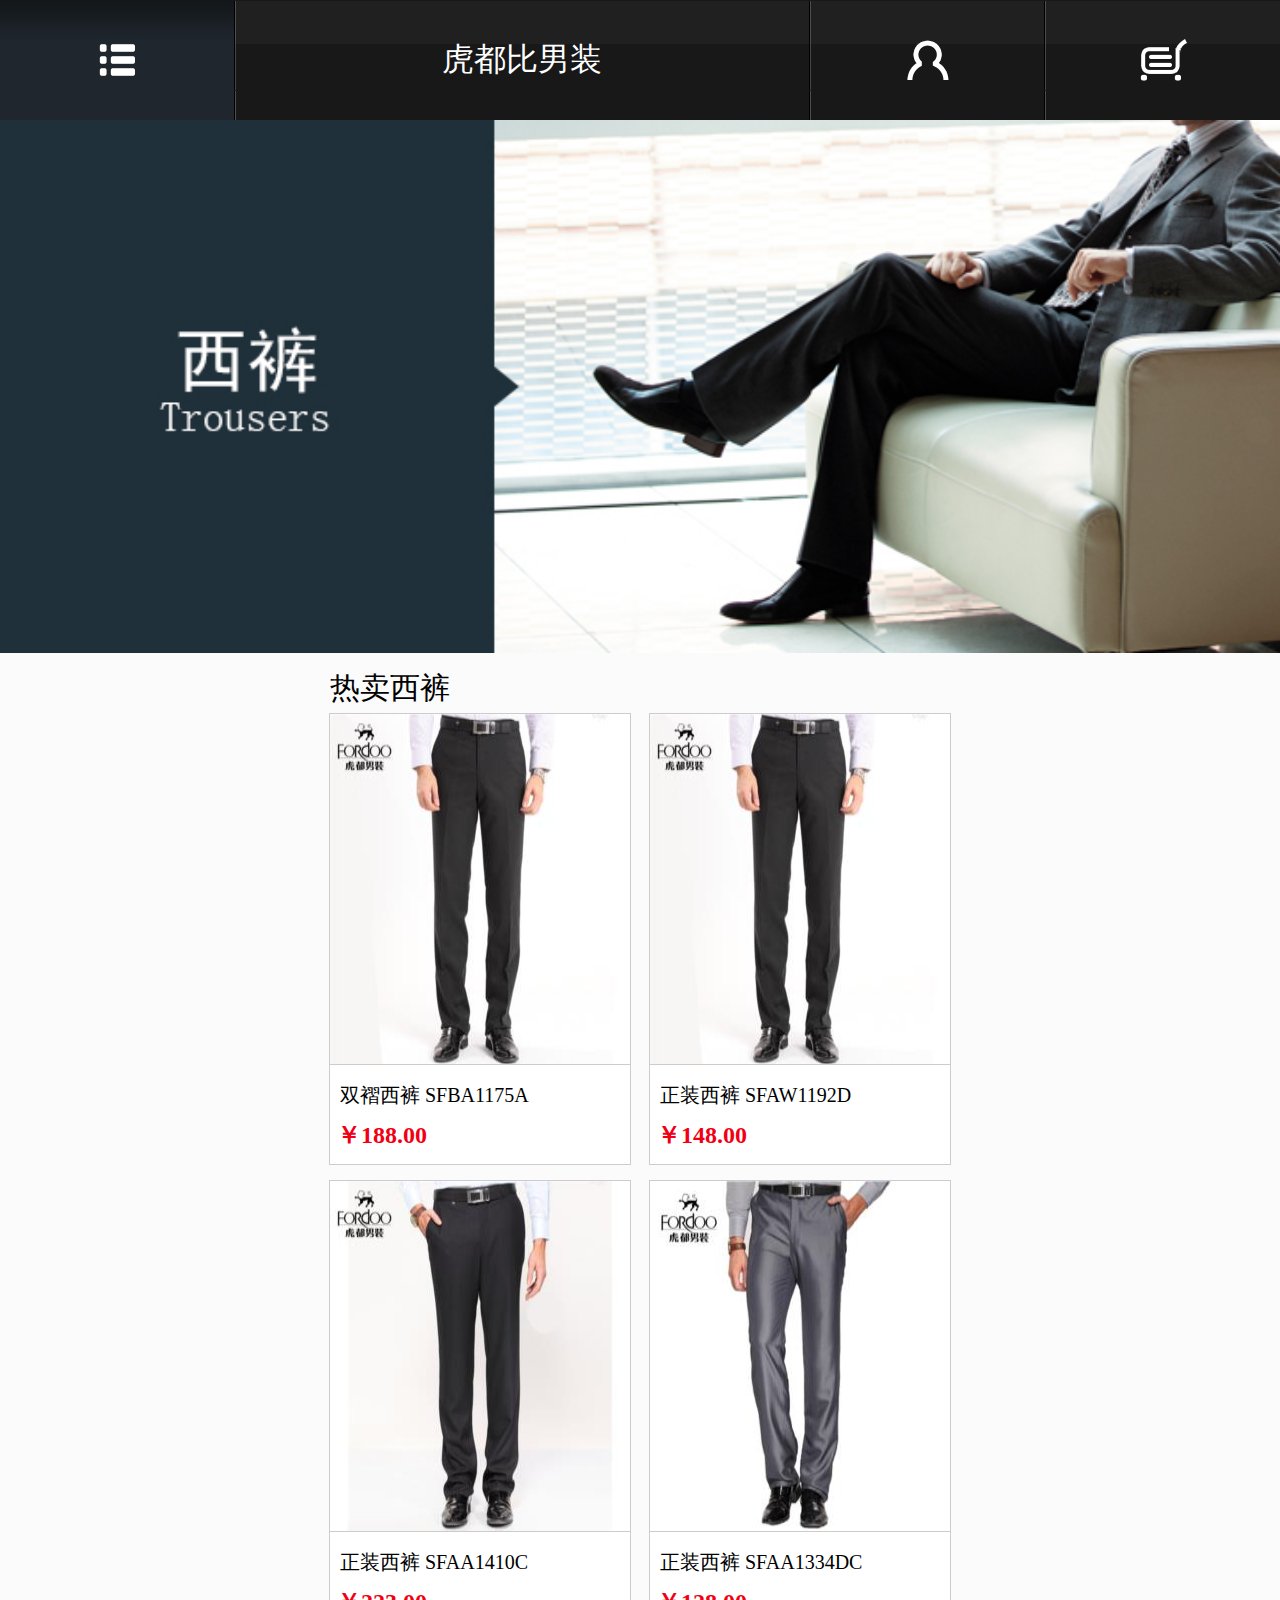
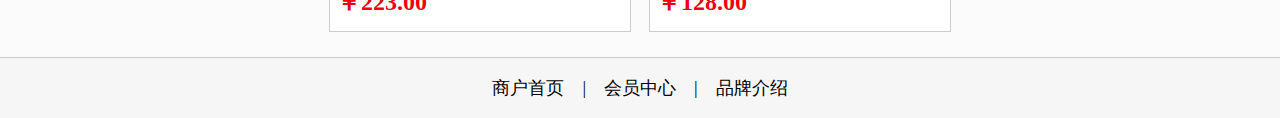
<file: doc/vshop（2014.3.14）/Bestsellers.html>
<!doctype html>
<html>
<head>
<meta charset="utf-8">
<title>虎都男装</title>
<link type="text/css" rel="stylesheet" href="css/style.css" />
<script type="text/javascript" src="js/jquery-1.9.1.min.js"></script>
</head>

<body>

<div class="hudu-top">
  <div class="hudu-menu">
    <ul>
      <li class="nav line-1"><dl><a href="#" class="list"></a></dl></li>
      <li class="logo"><dl><a href="#" class="logo">虎都比男装</a></dl></li>
      <li class="nav line-2"><dl><a href="#" class="user"></a></dl></li>
      <li class="nav line-2"><dl><a href="#" class="gouw"></a></dl></li>    
    </ul>
  </div>
</div>

<div class="hudu-commodity">
 <img src="pics/20140225155227_1707.jpg">   
</div>

<div class="hudu-rmlist">
  <h1>热卖西裤</h1>
  <ul class="clear">

    <li>
      <dl class="image"><a href="#"><img src="pics/68005.jpg" /></a></dl>
      <dl class="price">
        <span><a href="#">双褶西裤 SFBA1175A</a></span>
        <b>￥188.00</b>
      </dl>
    </li>

    <li>
      <dl class="image"><a href="#"><img src="pics/68005.jpg" /></a></dl>
      <dl class="price">
        <span><a href="#">正装西裤 SFAW1192D</a></span>
        <b>￥148.00</b>
      </dl>
    </li>

    <li>
      <dl class="image"><a href="#"><img src="pics/67997.jpg" /></a></dl>
      <dl class="price">
        <span><a href="#">正装西裤 SFAA1410C</a></span>
        <b>￥223.00</b>
      </dl>
    </li>

    <li>
      <dl class="image"><a href="#"><img src="pics/66642.jpg" /></a></dl>
      <dl class="price">
        <span><a href="#">正装西裤 SFAA1334DC</a></span>
        <b>￥128.00</b>
      </dl>
    </li>

  </ul>
</div>

<div class="hudu-bominfo">
  <a href="#">商户首页</a>　|　<a href="#">会员中心</a>　|　<a href="#">品牌介绍</a>
</div>

</body>
</html>
</file>
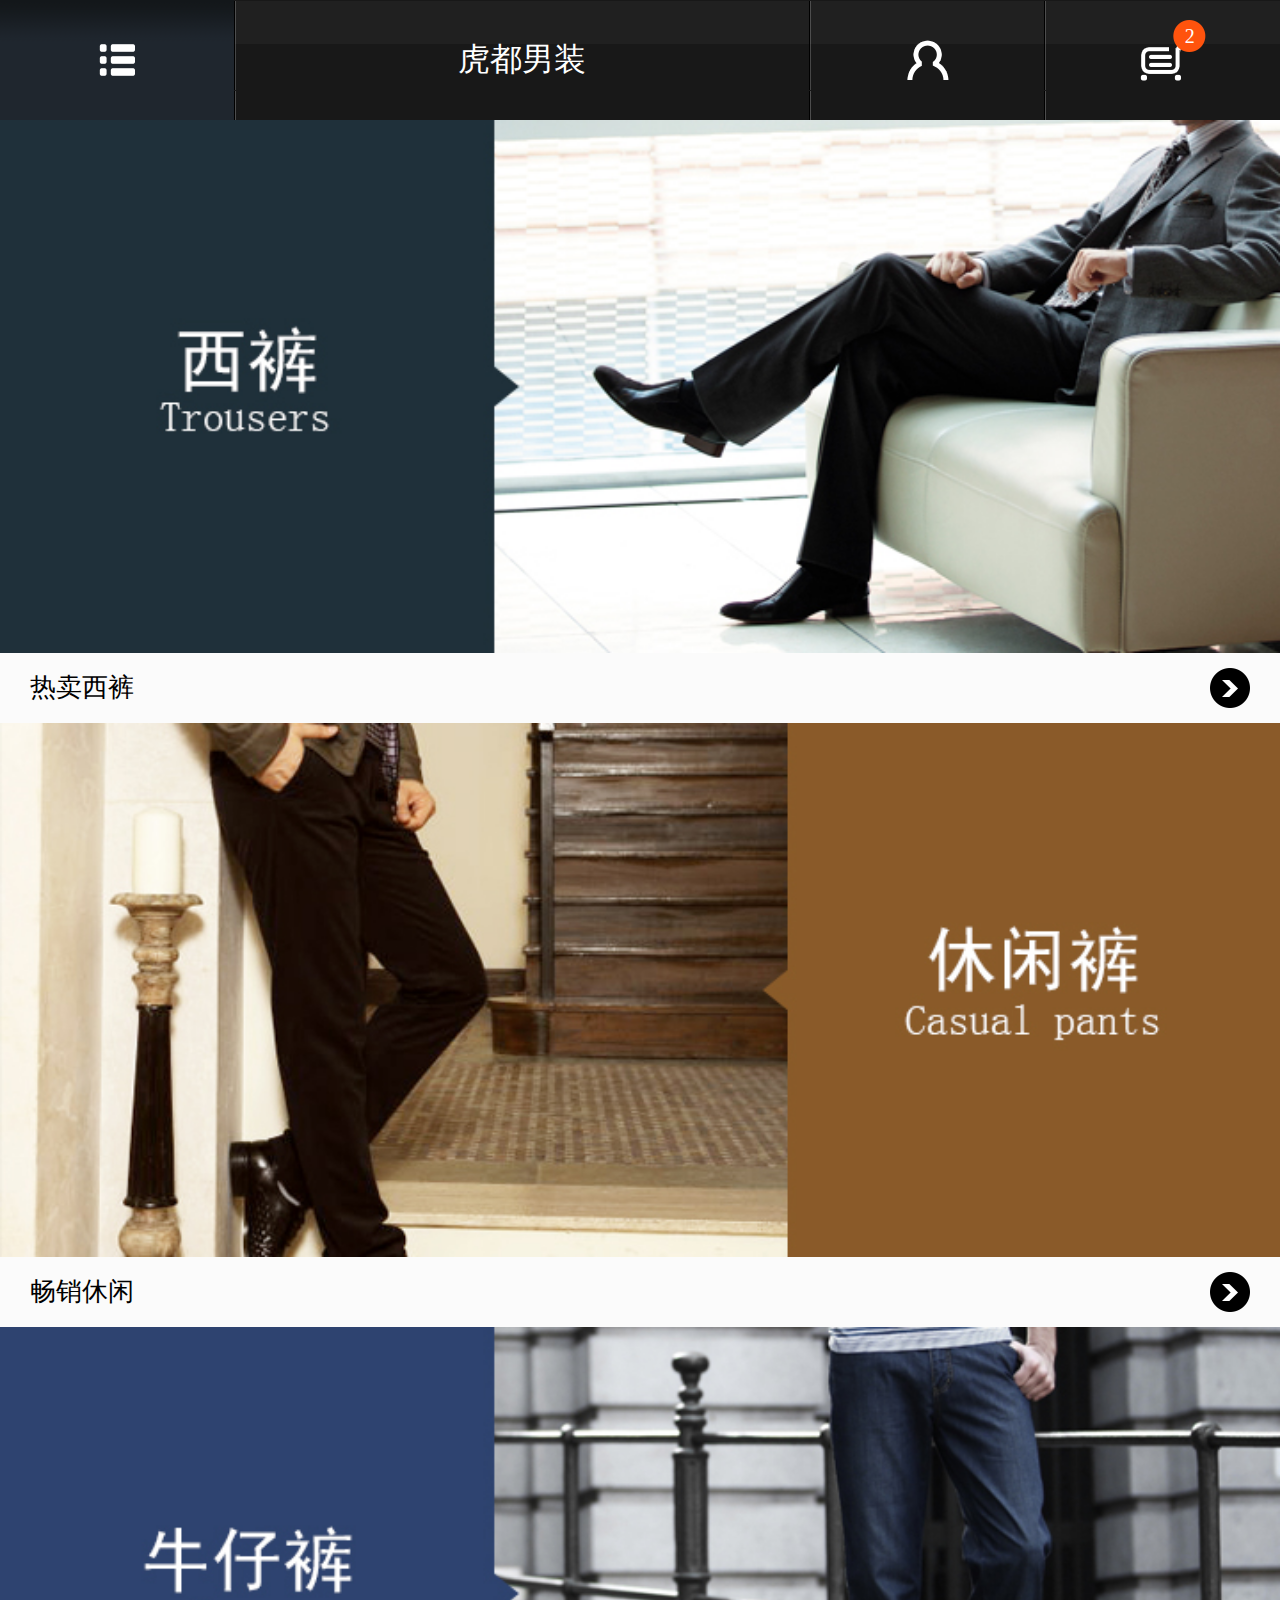
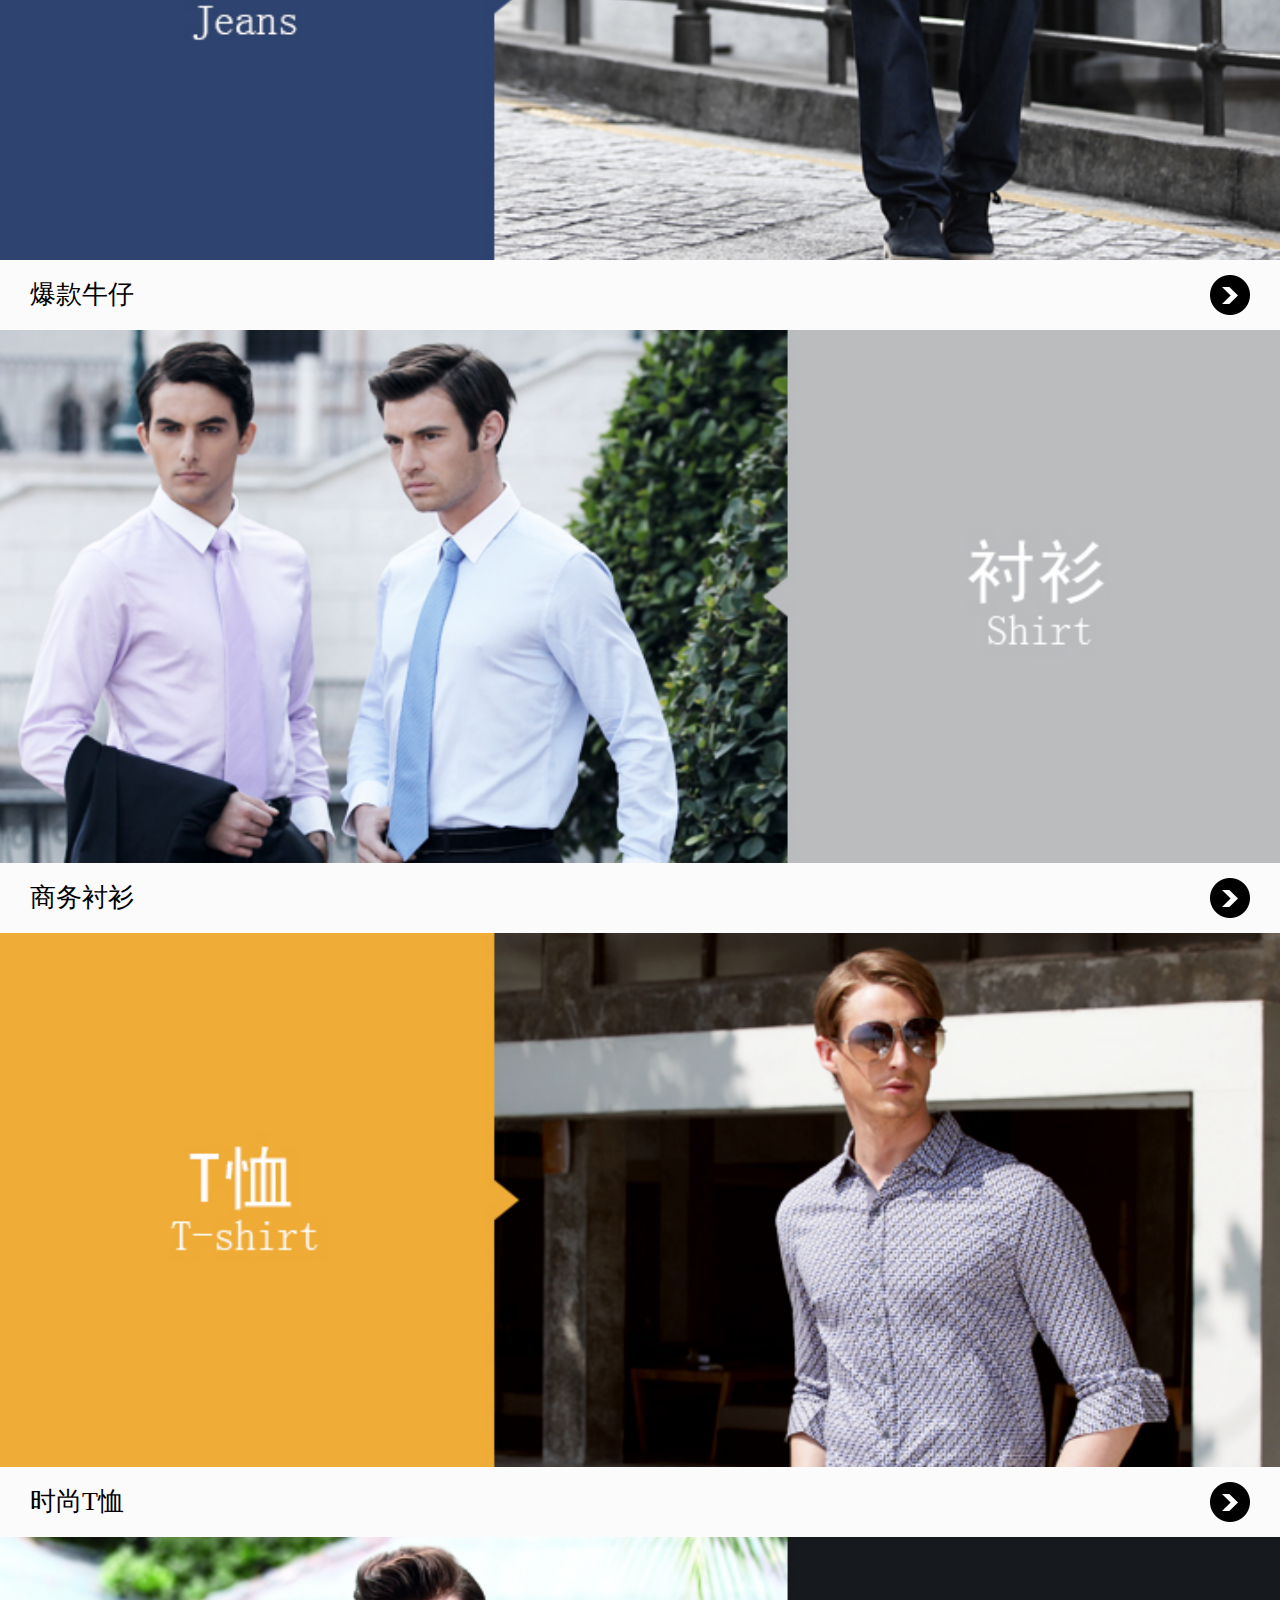
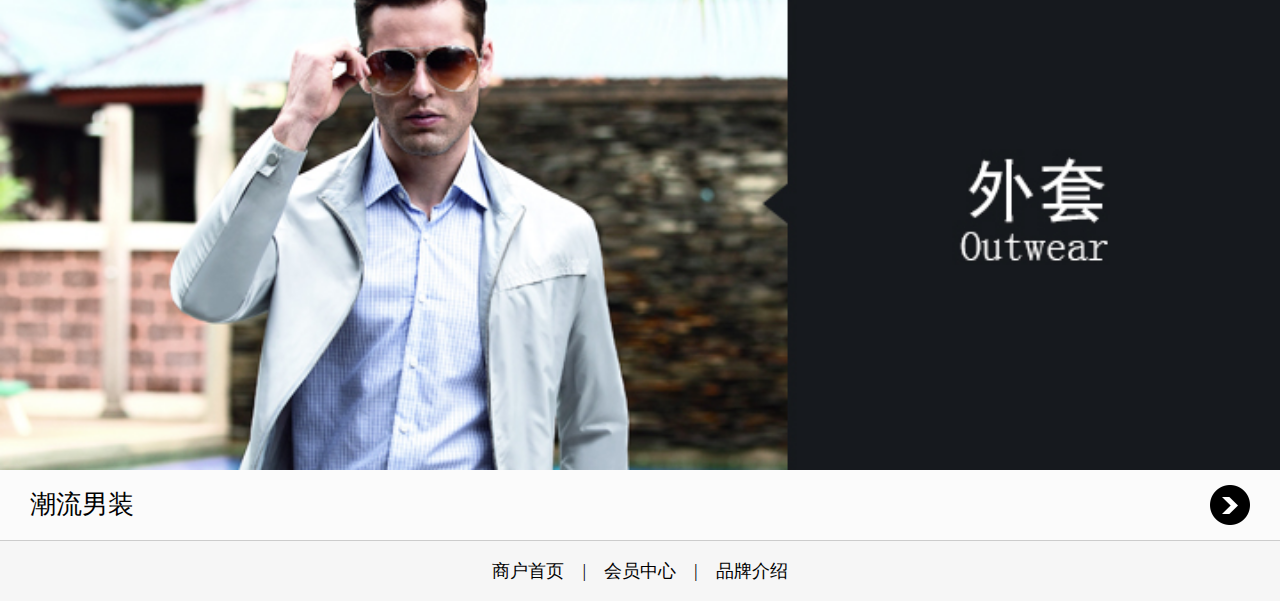
<file: doc/vshop（2014.3.14）/Classification.html>
<!doctype html>
<html>
<head>
<meta charset="utf-8">
<title>虎都男装</title>
<link type="text/css" rel="stylesheet" href="css/style.css" />
<script type="text/javascript" src="js/jquery-1.9.1.min.js"></script>
</head>

<body>

<div class="hudu-top">
  <div class="hudu-menu">
    <ul>
      <li class="nav line-1"><dl><a href="#" class="list"></a></dl></li>
      <li class="logo"><dl><a href="#" class="logo">虎都男装</a></dl></li>
      <li class="nav line-2"><dl><a href="#" class="user"></a></dl></li>
      <li class="nav line-2"><dl><a href="#" class="gouw"><span>2</span></a></dl></li>    
    </ul>
  </div>
</div>

<div class="hudu-commodity">
  <img src="pics/20140225155227_1707.jpg">
  <a href="#">热卖西裤</a>
</div>

<div class="hudu-commodity">
  <img src="pics/20140225155258_3914.jpg">
  <a href="#">畅销休闲</a>
</div>

<div class="hudu-commodity">
  <img src="pics/20140225155328_1659.jpg">
  <a href="#">爆款牛仔</a>
</div>

<div class="hudu-commodity">
  <img src="pics/20140225160642_8856.jpg">
  <a href="#">商务衬衫</a>
</div>

<div class="hudu-commodity">
  <img src="pics/20140225160657_2621.jpg">
  <a href="#">时尚T恤</a>
</div>

<div class="hudu-commodity">
  <img src="pics/20140225160712_7783.jpg">
  <a href="#">潮流男装</a>
</div>

<div class="hudu-bominfo">
  <a href="#">商户首页</a>　|　<a href="#">会员中心</a>　|　<a href="#">品牌介绍</a>
</div>

</body>
</html>
</file>
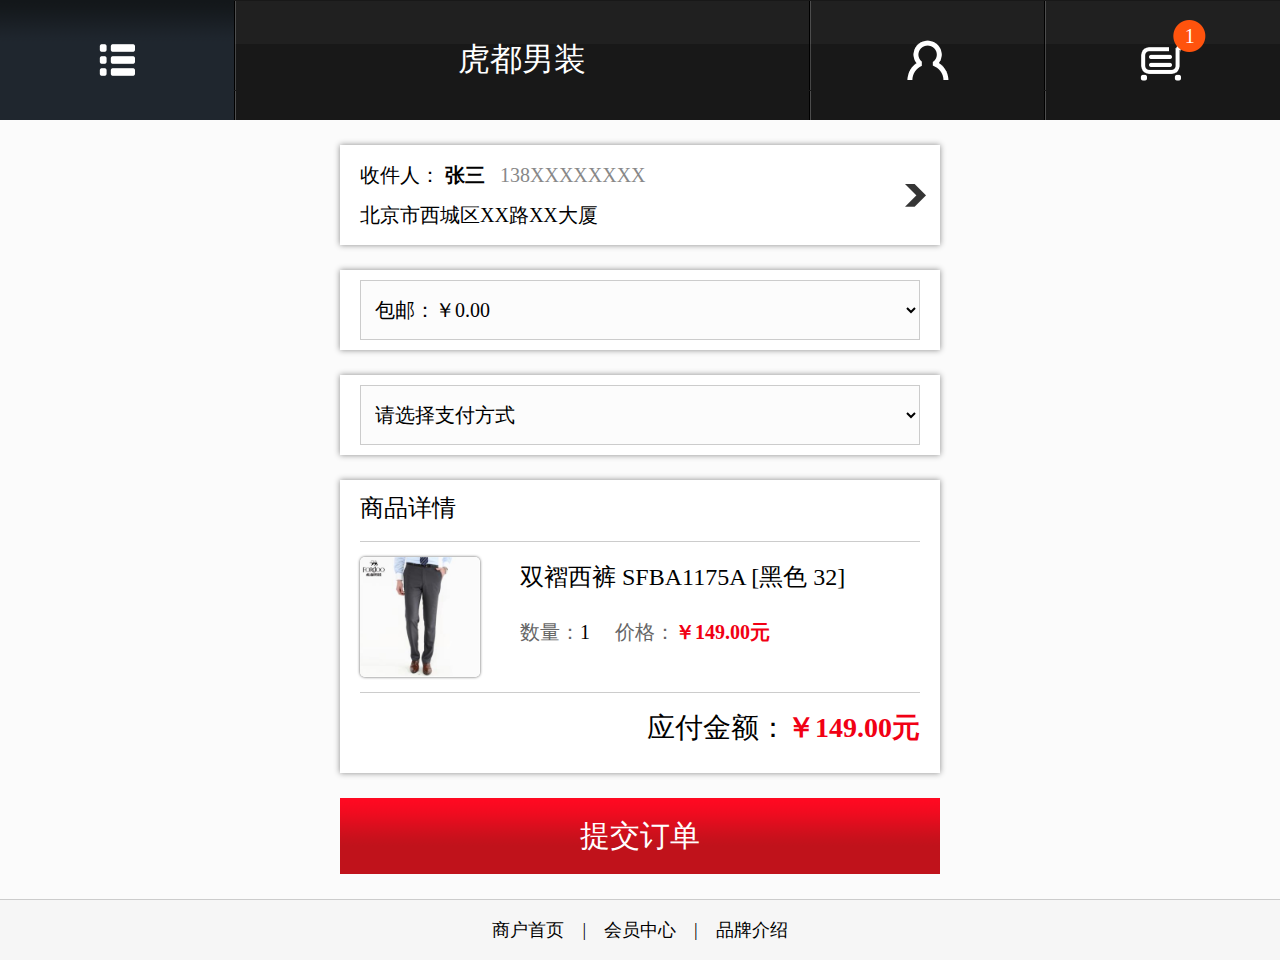
<file: doc/vshop（2014.3.14）/Orderdetermine.html>
<!doctype html>
<html>
<head>
<meta charset="utf-8">
<title>虎都男装</title>
<link type="text/css" rel="stylesheet" href="css/style.css" />
<script type="text/javascript" src="js/jquery-1.9.1.min.js"></script>
</head>

<body>

<div class="hudu-top">
  <div class="hudu-menu">
    <ul>
      <li class="nav line-1"><dl><a href="#" class="list"></a></dl></li>
      <li class="logo"><dl><a href="#" class="logo">虎都男装</a></dl></li>
      <li class="nav line-2"><dl><a href="#" class="user"></a></dl></li>
      <li class="nav line-2"><dl><a href="#" class="gouw"><span>1</span></a></dl></li>    
    </ul>
  </div>
</div>

<div class="order-box order-people">
  <p>
    <span>收件人：</span>
    <b>张三<i>138XXXXXXXX</i></b>
  </p>
  <p>北京市西城区XX路XX大厦</p>
</div>

<div class="order-box order-selct">
  <select>
    <option>包邮：￥0.00</option>
    <option>顺风</option>
    <option>申通</option>
    <option>EMS</option>
  </select>
</div>

<div class="order-box order-selct">
  <select>
    <option>请选择支付方式</option>
    <option>POS机刷卡</option>
    <option>网银</option>
    <option>现金</option>
  </select>
</div>

<div class="order-box order-details">
  <h1>商品详情</h1>
  <ul class="clear">
    <li class="pics"><img src="pics/68002.jpg" /></li>
    <li class="words">
      <h2>双褶西裤 SFBA1175A [黑色 32]</h2>
      <dl>
        <span>数量：</span><i>1</i> 
        <span>价格：</span><b>￥149.00元</b>
      </dl>
    </li>
  </ul>
  <ol>应付金额：<b>￥149.00元</b></ol>
</div>

<div class="order-submit"><a href="##">提交订单</a></div>

<div class="hudu-bominfo">
  <a href="#">商户首页</a>　|　<a href="#">会员中心</a>　|　<a href="#">品牌介绍</a>
</div>

</body>
</html>
</file>
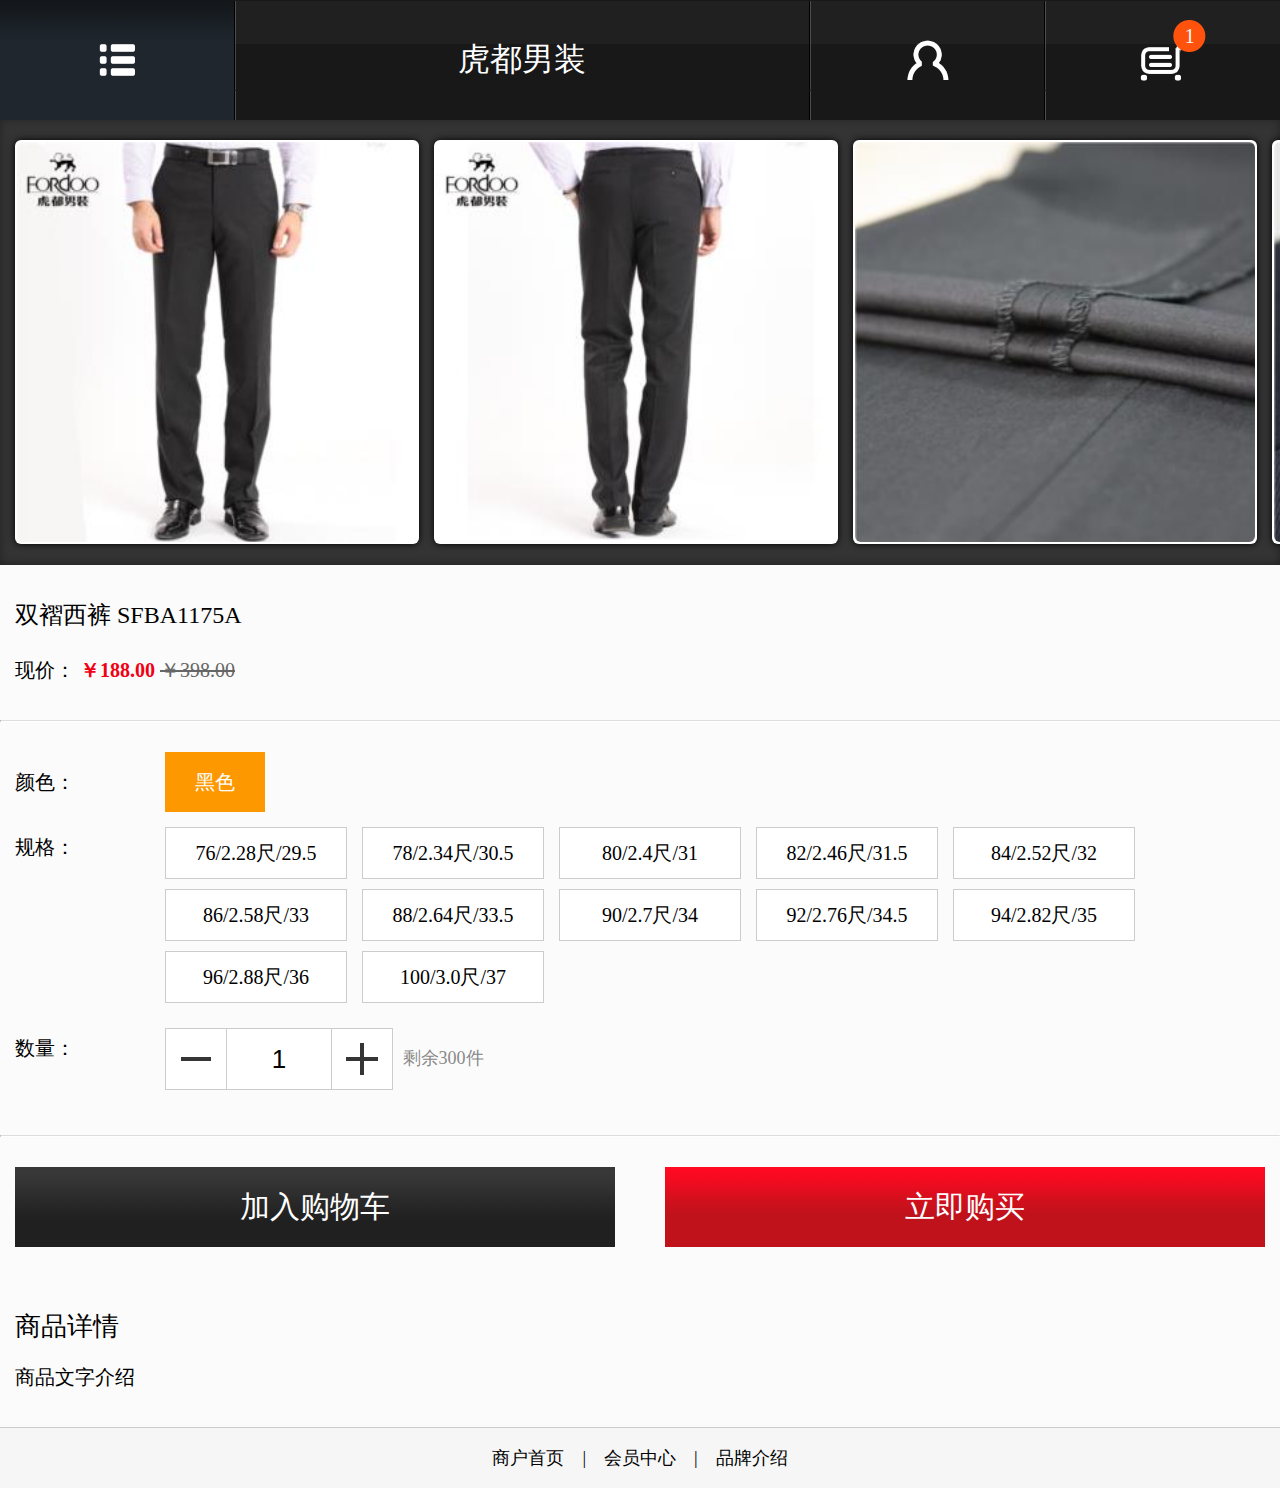
<file: doc/vshop（2014.3.14）/Productdetails.html>
<!doctype html>
<html>
<head>
<meta charset="utf-8">
<title>虎都男装</title>
<link type="text/css" rel="stylesheet" href="css/style.css" />
<script type="text/javascript" src="js/jquery-1.9.1.min.js"></script>
<script type="text/javascript" src="js/idangerous.swiper-1.8.min.js"></script>
<script type="text/javascript" src="js/swiper-demos.js"></script>
</head>

<body>

<div class="hudu-top">
  <div class="hudu-menu">
    <ul>
      <li class="nav line-1"><dl><a href="#" class="list"></a></dl></li>
      <li class="logo"><dl><a href="#" class="logo">虎都男装</a></dl></li>
      <li class="nav line-2"><dl><a href="#" class="user"></a></dl></li>
      <li class="nav line-2"><dl><a href="#" class="gouw"><span>1</span></a></dl></li>    
    </ul>
  </div>
</div>


<div class="product-imglist swiper-scroll-container">
  <div class="swiper-wrapper">
    <div class="swiper-slide" style="width:1800px;padding:20px 0;">
      <ul class="clear" style="">
        <li><img src="pics/20140224144040_8372.jpg" /></li>
        <li><img src="pics/20140224144044_9668.jpg" /></li>
        <li><img src="pics/20140224144059_7588.jpg" /></li>
        <li><img src="pics/20140224144100_6064.jpg" /></li>
      </ul>
    </div> 
  </div>
</div>

<div class="product-name product-padd">
  <h1>双褶西裤 SFBA1175A</h1>
  <span>现价：</span>
  <strong>￥188.00</strong>
  <del>￥398.00 </del>
</div>

<hr class="product-hr" />

<div class="product-info product-padd">
  <dl class="clear">
    <dt class="color">颜色：</dt>
    <dd class="color" skuname="颜色">
      <span data-value="颜色:黑色">黑色</span>
    </dd>
  </dl>
  <dl class="clear">
    <dt>规格：</dt>
    <dd class="speci" skuname="规格">
      <span>76/2.28尺/29.5</span>
      <span>78/2.34尺/30.5</span>
      <span>80/2.4尺/31</span>
      <span>82/2.46尺/31.5</span>
      <span>84/2.52尺/32</span>
      <span>86/2.58尺/33</span>
      <span>88/2.64尺/33.5</span>
      <span>90/2.7尺/34</span>
      <span>92/2.76尺/34.5</span>
      <span>94/2.82尺/35</span>
      <span>96/2.88尺/36</span>
      <span>100/3.0尺/37</span>
    </dd>
  </dl>
  <dl class="clear">
    <dt>数量：</dt>
    <dd class="number" skuname="数量">
      <span class="reduce"></span>
      <input type="tel" value="1">
      <span class="increase"></span>
      <span class="srplus">剩余300件</span>
    </dd>
  </dl>
  <dl>
</div>

<hr class="product-hr" />

<div class="product-botton product-padd clear">
  <a href="##" class="add" id="ShoppingAdd">加入购物车</a>
  <a href="##" class="buy" id="ShoppingBuy">立即购买</a>
  <!--alert-->
  <div class="shopping-alert" id="ShoppingAlert">请选择规格</div>
  <!--alert end-->
</div>
<script type="text/javascript">
  
</script>

<div class="product-dtailed product-padd">
  <h1>商品详情</h1>
  <dl class=""cont>
    商品文字介绍
  </dl>
</div>

<!--弹出框-->

<div class="shopping-layer" id="ShoppingLayer">
  <div class="thebox">
    <h1>添加成功！</h1>
    <ul class="clear">
     <a href="##" class="sroll">再逛逛</a>
     <a href="##" class="shopbuy">去购物车结算</a>
   </ul>
</div>
</div>
<!--弹出框end-->

<script type="text/javascript">
$('#ShoppingBuy').click(function() {
  $('#ShoppingAlert').fadeIn(500).delay(1000).fadeOut(500);
});

$('#ShoppingAdd').click(function() {
  $('#ShoppingLayer').fadeIn(500);
  $('#ShoppingLayer').height($(document).height());
});
$('#ShoppingLayer a').click(function() {
  $('#ShoppingLayer').fadeOut(500);
});

</script>

<div class="hudu-bominfo">
  <a href="#">商户首页</a>　|　<a href="#">会员中心</a>　|　<a href="#">品牌介绍</a>
</div>

</body>
</html>
</file>
<file: doc/vshop（2014.3.14）/css/style.css>
@charset "utf-8";
body,ul,ol,li,dt,dd,dl,h1,h2,h3,h4,h5,h6,form,fieldset,table,img,div{margin:0;padding:0;border:0;}
body,div,td,ul,li,dl,dt,dd{ font-family:"\5FAE\8F6F\96C5\9ED1","Arial Narrow";}
ul,li,ol,dl,dt,dd{list-style-type:none;}
select,input,img,select{vertical-align:middle;}

body{ font-size:20px; color:#000; line-height:2em; background-color:#fbfbfb;}

.clear:after { content: "."; display: block; height: 0; clear: both; visibility: hidden; }
.clear {zoom:1;}

a{text-decoration:none;outline:none;blr:expression(this.onFocus=this.blur());}
a:link{ color:#000;}
a:visited{ color:#000;}
a:hover,a:active,a:focus{color:#ff5a00; text-decoration:none;}

/*
.hudu-top{ height:88px; background:url(../images/bgrex01.png) repeat-x #222629; position:relative;}
.hudu-top dl{ font-size:40px; text-align:center; color:#fff; line-height:86px;}
.hudu-top a{ position:absolute; display:block; top:16px; height:57px;}
.hudu-top a.return{ background:url(../images/ico01_a.png) no-repeat; width:112px; left:15px;}
.hudu-top a.return:hover{ background:url(../images/ico01_b.png) no-repeat;}
.hudu-top a.outof{ background:url(../images/ico02_a.png) no-repeat; width:102px; right:15px;}
.hudu-top a.outof:hover{ background:url(../images/ico02_b.png) no-repeat;}
*/

.hudu-index{ width:100%; position:relative;}
.hudu-index img{ width:100%;}
.hudu-index ul{ width:500px; position:absolute; bottom:30px; left:50%; margin:-100px 0 0 -200px;}
.hudu-index li{ width:180px; height:80px; background-color:rgba(255,255,255,0.8); float:left; margin:0 15px 15px 0; font-size:26px; text-align:center; line-height:80px;}
.hudu-index li:hover{ background-color:#ff3c00;}
.hudu-index li:active{ background-color:#ff3c00;}
.hudu-index li a{ display:block; width:180px; height:80px; color:#000;}
.hudu-index li a:visited{ color:#000;}
.hudu-index li a:hover{ color:#fff;}


.hudu-index li:nth-child(1) { -webkit-animation: animate1 .5s ease-in;}
.hudu-index li:nth-child(2) { -webkit-animation: animate2 .5s ease-in;}
.hudu-index li:nth-child(3) { -webkit-animation: animate3 .5s ease-in;}
.hudu-index li:nth-child(4) { -webkit-animation: animate4 .5s ease-in;}
.hudu-index li:nth-child(5) { -webkit-animation: animate5 .5s ease-in;}
.hudu-index li:nth-child(6) { -webkit-animation: animate6 .5s ease-in;}
.hudu-index li:nth-child(7) { -webkit-animation: animate7 .5s ease-in;}
.hudu-index li:nth-child(8) { -webkit-animation: animate8 .5s ease-in;}

@-webkit-keyframes animate1 {
  0% {
    -webkit-transform: translate(-300px,-100px)
  }

  100% {
    -webkit-transform: translate(0,0)
  }
}

@-webkit-keyframes animate2 {
  0% {
    -webkit-transform: translate(300px,-100px)
  }

  100% {
    -webkit-transform: translate(0,0)
  }
}

@-webkit-keyframes animate3 {
  0% {
    -webkit-transform: translate(-300px,100px)
  }

  100% {
    -webkit-transform: translate(0,0)
  }
}

@-webkit-keyframes animate4 {
  0% {
    -webkit-transform: translate(300px,100px)
  }

  100% {
    -webkit-transform: translate(0,0)
  }
}

@-webkit-keyframes animate5 {
  0% {
    -webkit-transform: translate(-300px,150px)
  }

  100% {
    -webkit-transform: translate(0,0)
  }
}

@-webkit-keyframes animate6 {
  0% {
    -webkit-transform: translate(300px,150px)
  }

  100% {
    -webkit-transform: translate(0,0)
  }
}

@-webkit-keyframes animate7 {
  0% {
    -webkit-transform: translate(-300px,200px)
  }

  100% {
    -webkit-transform: translate(0,0)
  }
}

@-webkit-keyframes animate8 {
  0% {
    -webkit-transform: translate(300px,200px)
  }

  100% {
    -webkit-transform: translate(0,0)
  }
}

.hudu-bom{ height:70px; background:url(../images/bgrex02.png) repeat-x; position:relative;}
.hudu-bom a.home{ display:block; width:86px; height:86px; position:absolute; left:16px; top:-25px; background:url(../images/ico03_a.png) no-repeat; cursor:pointer;}
.hudu-bom a.home:hover{ background:url(../images/ico03_b.png) no-repeat;}
.hudu-bom a.home:active{ background:url(../images/ico03_b.png) no-repeat;}
.hudu-bom ul{ margin:0; padding:0; height:70px; overflow:hidden;}
.hudu-bom li{ float:right; height: 70px; color:#fff; font-size:24px; line-height: 68px;}
.hudu-bom li a:hover,.hudu-bom li a:active{ color:#fff;}
.hudu-bom li.service{ width:160px;}
.hudu-bom li.service a{ width:70px; display:block; background:url(../images/ico04.png) no-repeat 18px center; padding:0 20px 0 70px;}
.hudu-bom li.telephone { width:180px;}
.hudu-bom li.telephone a{ width:100px; display:block; background:url(../images/ico05.png) no-repeat 18px center; padding:0 20px 0 60px;}
.hudu-bom li a{ height:70px; color:#fff;}
.hudu-bom li:hover,.hudu-bom li:active{ background:url(../images/bgrex03.png) repeat-x;}
.hudu-bom li.dividing{ display:block; width:2px; background:url(../images/line01.png) no-repeat left top;}

.hudu-top{ height:120px; overflow:hidden;}
.hudu-menu{ height:120px; width:100%; position:fixed; top:0; left:0; z-index:999999; background:url(../images/bgrex04.png) repeat-x #181818;}
.hudu-menu ul{ color:#fff; display:box; display:-webkit-box; position: relative;}
.hudu-menu li{ height:120px; position:relative;}
.hudu-menu li.nav{ width:110px; -webkit-box-flex:1;}
.hudu-menu li.logo{ width:auto; -webkit-box-flex:2;}
.hudu-menu li.line-1{ background:url(../images/line02.png) repeat-y right top; padding-right:2px;}
.hudu-menu li.line-2{ background:url(../images/line02.png) repeat-y left top; padding-left:2px;}
.hudu-menu li a{ display:block; color:#fff; margin:0 auto; height:120px;}
.hudu-menu li.nav a{ width:110px;}
.hudu-menu li.nav a.list{ background:url(../images/ico06.png) no-repeat center center;}
.hudu-menu li.nav a.user{ background:url(../images/ico07.png) no-repeat center center;}
.hudu-menu li.nav a.gouw{ background:url(../images/ico08.png) no-repeat center center; position:relative;}
.hudu-menu li.nav a.gouw span{ display:block; background:url(../images/ico09.png) no-repeat center center; width:33px; height:32px; line-height:32px; text-align:center; font-size:20px; color:#fff; position:absolute; top:20px; right:12px;}
.hudu-menu li.logo a.logo{ width:326px; text-align:center; font-size:32px; line-height:118px;}
/*.hudu-menu li.logo a.logo{ width:326px; background:url(../images/hdlogo.png) no-repeat 10px center; font-size:32px; line-height:118px; text-indent:184px;}*/
.hudu-menu dl{ width:100%; height:120px;}
.hudu-menu dl:hover,
.hudu-menu dl:active{ background:url(../images/bgrex03.png) repeat-x #1f262e;}
.hudu-menu li.flrig{ float:right;}

.hudu-menu li.right{ float:right;}
,url(../images/bgrex03.png) repeat-x #1f262e.hudu-commodity{ margin-bottom:12px;}
.hudu-commodity img{ width:100%; height:auto;}
.hudu-commodity a{ display:block; width:100%; height:70px; line-height:70px; text-indent:30px; font-size:26px; background:url(../images/ico10_a.png) no-repeat right center;}
.hudu-commodity a:hover,.hudu-commodity a:active{ background:url(../images/ico10_b.png) no-repeat right center;}
.hudu-bominfo{ border-top:1px solid #ccc; background-color:#f6f6f6; text-align:center; height:60px; line-height:60px; font-size:18px;}

.hudu-rmlist{ width:640px; margin:0 auto; padding-bottom:10px;}
.hudu-rmlist h1{ display:block; font-size:30px; height:45px; padding-top:15px; font-weight:normal; text-indent:10px;}
.hudu-rmlist li{ float:left; width:300px; height:450px; overflow:hidden; border:1px solid #ccc; margin:0 9px 15px 9px;}
.hudu-rmlist img{ width:300px; height:350px;}
.hudu-rmlist dl.image{ border-bottom:1px solid #ccc;}
.hudu-rmlist dl.price{ background-color:#fff; height:100px;}
.hudu-rmlist dl.price span{ display:block; font-size:20px; padding:10px 10px 0 10px;}
.hudu-rmlist dl.price b{ color:#f10014; font-size:24px; display:block; padding:0 7px;}

.product-imglist{
  height:445px; width:100%; background-color:#343434; box-shadow:0 -1px 8px #222 inset;  
  position:relative;
  overflow:hidden;
  -webkit-backface-visibility:hidden;
  -moz-backface-visibility:hidden;
  -ms-backface-visibility:hidden;
  -o-backface-visibility:hidden;
  backface-visibility:hidden;
}
.product-imglist ul.{ 
  position:relative;
  padding:20px 0;
  height:400px;    
}
.product-imglist li{ float:left; width:400px; height:400px; padding:2px; margin-left:15px; overflow:hidden; display:block; background-color:#fff; border-radius:6px; box-shadow:0 0 7px #000;}
.product-imglist li.swiper-slide{  
  -webkit-transform:translate3d(0,0,0);
  -o-transform:translate3d(0,0,0);
  -moz-transform:translate3d(0,0,0);
  -ms-transform:translate3d(0,0,0);
  transform:translate3d(0,0,0);
}
.product-imglist img{ display:block; width:400px; height:400px; border-radius:6px;}
.product-name{ font-size:20px;}
.product-name h1{ font-size:24px; font-weight:normal; margin-bottom:15px;}
.product-name strong{color:#f10014;}
.product-name del{ font-weight:normal; color:#666;}
.product-padd{ padding:30px 15px;}
.product-hr{ line-height:normal; font-size:0; border-top:1px solid #ddd; border-bottom:1px solid #fff;}
.product-info dl{ margin-bottom:15px;}
.product-info dt,.product-info dd,.product-info span{ display:block; float:left;}
.product-info span{ cursor:default;}
.product-info dt{ width:12%;}
.product-info dd{ width:88%;}
.product-info dt.color{ line-height:60px;}
.product-info dd.color span{ width:100px; height:60px; line-height:60px; text-align:center; color:#fff; background-color:#fd9800;}
.product-info dd.speci span{ border:1px solid #ccc; width:180px; height:50px; line-height:50px; text-align:center; background-color:#fff; margin:0 15px 10px 0;}
.product-info dd.number input{ float:left; height:58px; width:100px; line-height:58px; text-align:center; border:1px solid #ccc; border-left:none; border-right:none; font-size:26px;}
.product-info dd.number span.reduce,
.product-info dd.number span.increase{ height:60px; width:60px; border:1px solid #ccc; cursor:pointer;}
.product-info dd.number span.reduce{ background:url(../images/ico11_rem.png) no-repeat center center #fff;}
.product-info dd.number span.increase{ background:url(../images/ico11_add.png) no-repeat center center #fff;}
.product-info dd.number span.srplus{ color:#888; line-height:60px; width:100px; text-align:center;; font-size:18px;}
.product-botton{ position:relative;}
.product-botton a{ display:block; height:80px; line-height:80px; color:#fff; text-align:center; width:48%; font-size:30px;}
.product-botton a.add{ float:left; background:url(../images/bgrex05_a.png) repeat-x #202020;}
.product-botton a.buy{ float:right; background:url(../images/bgrex06_a.png) repeat-x #c0121b;}
.product-botton a.add:hover,.product-botton a.add:active{ background:url(../images/bgrex05_b.png) repeat-x #373737;}
.product-botton a.buy:hover,.product-botton a.buy:active{ background:url(../images/bgrex06_b.png) repeat-x #fe0921;}
.product-dtailed h1{ font-size:26px; margin-bottom:10px; font-weight:normal;}
.shopping-alert{ display:none; width:600px; height:60px; line-height:60px; text-align:center; color:#fff; background-color:#313131; font-size:22px; border-radius:6px; position:absolute; top:-100px; left:50%; margin-left:-300px;}
.shopping-layer{ width:100%; height:100%; position:absolute; top:0; left:0; z-index:9999; background-color:rgba(0,0,0,0.4); color:#fff; display:none;}
.shopping-layer .thebox{ width:580px; height:240px;background-color:#333; border-radius:6px; box-shadow:0 0 5px #000; top:40%; left:50%; margin-left:-280px; position:fixed; z-index:9999;}
.shopping-layer h1{ color:#fff; font-size:26px; font-weight:normal; text-align:center; padding:40px;}
.shopping-layer ul{ width:550px; margin:0 auto;}
.shopping-layer a{ display:block; width:259px; text-align:center; height:66px; color:#fff; line-height:66px; font-size:30px; background:url(../images/ico12_bon.png) no-repeat;}
.shopping-layer a.sroll{ float:left;}
.shopping-layer a.shopbuy{ float:right;}

.order-box{ width:560px; margin:0 auto; background-color:#fff; box-shadow:0 0 6px #888; margin-bottom:25px; padding:10px 20px;}
.order-people{ margin-top:25px; background:url(../images/ico13.png) no-repeat right center #fff;}
.order-people p{ margin:0;}
.order-people i{ font-weight:normal; font-style:normal; color:#888; margin-left:15px;}
.order-selct select{ width:100%; padding:0 10px; border:1px solid #ccc; height:60px; line-height:60px; font-size:20px; font-family:"\5FAE\8F6F\96C5\9ED1"; background-color:#fcfcfc;}
.order-details h1{ font-weight:normal; font-size:24px; margin-bottom:15px; display:block; line-height:36px;}
.order-details ul{ border-top:1px solid #ccc; border-bottom:1px solid #ccc; padding:15px 0;}
.order-details li.pics{ width:120px; float:left;}
.order-details li.pics img{ width:120px; height:120px; border-radius:5px; box-shadow:0 0 3px #555;}
.order-details li.words{ width:400px; float:right;}
.order-details li.words h2{ font-weight:normal; font-size:24px; margin-bottom:15px;}
.order-details li.words span{ color:#666;}
.order-details li.words i{ font-style:normal; margin-right:20px;}
.order-details li.words b{ color:#f10014;}
.order-details ol{ height:70px; line-height:70px; text-align:right; font-size:28px;}
.order-details ol b{ color:#f10014;}
.order-submit{ width:600px; margin:0 auto 25px auto;}
.order-submit a{ display:block; height:76px; line-height:76px; color:#fff; text-align:center; width:100%; font-size:30px; background:url(../images/bgrex06_a.png) repeat-x #c0121b;}
.order-submit a:hover,.order-submit a:active{ background:url(../images/bgrex06_b.png) repeat-x #fe0921;}

.settle-box{ width:600px; margin:0 auto; background-color:#fff; box-shadow:0 0 6px #888; margin-bottom:25px;}
.settle-infos{ margin-top:25px;}
.settle-infos .toptit{ padding:10px 20px;}
.settle-infos ul.comm{ border-top:1px solid #ccc; border-bottom:1px solid #ccc; padding:15px 20px;}
.settle-infos ul.comm li.pics{ width:120px; float:left;}
.settle-infos ul.comm li.pics img{ width:120px; height:120px; border-radius:5px; box-shadow:0 0 3px #555;}
.settle-infos ul.comm li.words{ width:400px; float:right;}
.settle-infos ul.comm li.words h2{ font-weight:normal; font-size:24px; margin-bottom:15px;}
.settle-infos ul.comm li.words span{ color:#666;}
.settle-infos ul.comm li.words i{ font-style:normal; margin-right:20px;}
.settle-infos ul.comm li.words b{ color:#f10014;}
.settle-infos ol.prinf{ height:80px; line-height:80px; font-size:24px; overflow:hidden; background-color:#f7f7f7; padding-right:20px;}
.settle-infos ol.prinf li{ float:right; height:80px; color:#666;}
.settle-infos ol.prinf li.number{ margin-right:15px;}
.settle-infos ol.prinf li.number input{ height:45px; width:60px; text-align:center; line-height:45px; border:1px solid #ccc; color:#666; font-size:28px;}
.settle-infos ol.prinf li.delete{ background:url(../images/ico16.png) no-repeat center center; width:100px; cursor:pointer;}
.settle-infos ol.prinf li.price{ color:#f10014; font-weight:bold;}
.settle-checkout ul{ padding:18px 20px 0 20px;}
.settle-checkout li{ height:60px; line-height:60px; overflow:hidden;}
.settle-checkout li.lef,.settle-checkout li.inp{ float:left;}
.settle-checkout li.rig,.settle-checkout li.jie{ float:right;}
.settle-checkout li.rig b{ color:#f10014; font-size:28px;}
.settle-checkout li.inp{ padding-top:15px; margin-right:10px;}
.settle-checkout li.jie{ margin-left:20px;}
.settle-checkout li.jie a{ display:block; height:60px; line-height:60px; color:#fff; text-align:center; width:116px; font-size:28px; background:url(../images/bgrex06_a.png) repeat-x #c0121b;}
.settle-checkout li.jie a:hover,.settle-checkout li.jie a:active{ background:url(../images/bgrex06_b.png) repeat-x #fe0921;}

/*checkbox*/
.settle-check{ width:30px; height:30px; position:relative;}
.settle-check .check{ width:30px; height:30px; display:block; position:absolute; z-index:100; left:0; top:0; opacity:0; cursor:pointer;}
.settle-check .check ~ label{ display:block; width:30px; height:30px; position:absolute; z-index:90; left:0; top:0; background:url(../images/ico15_a.png) no-repeat;}
.settle-check .check:checked ~ label{ background:url(../images/ico15_b.png) no-repeat;}
</file>
